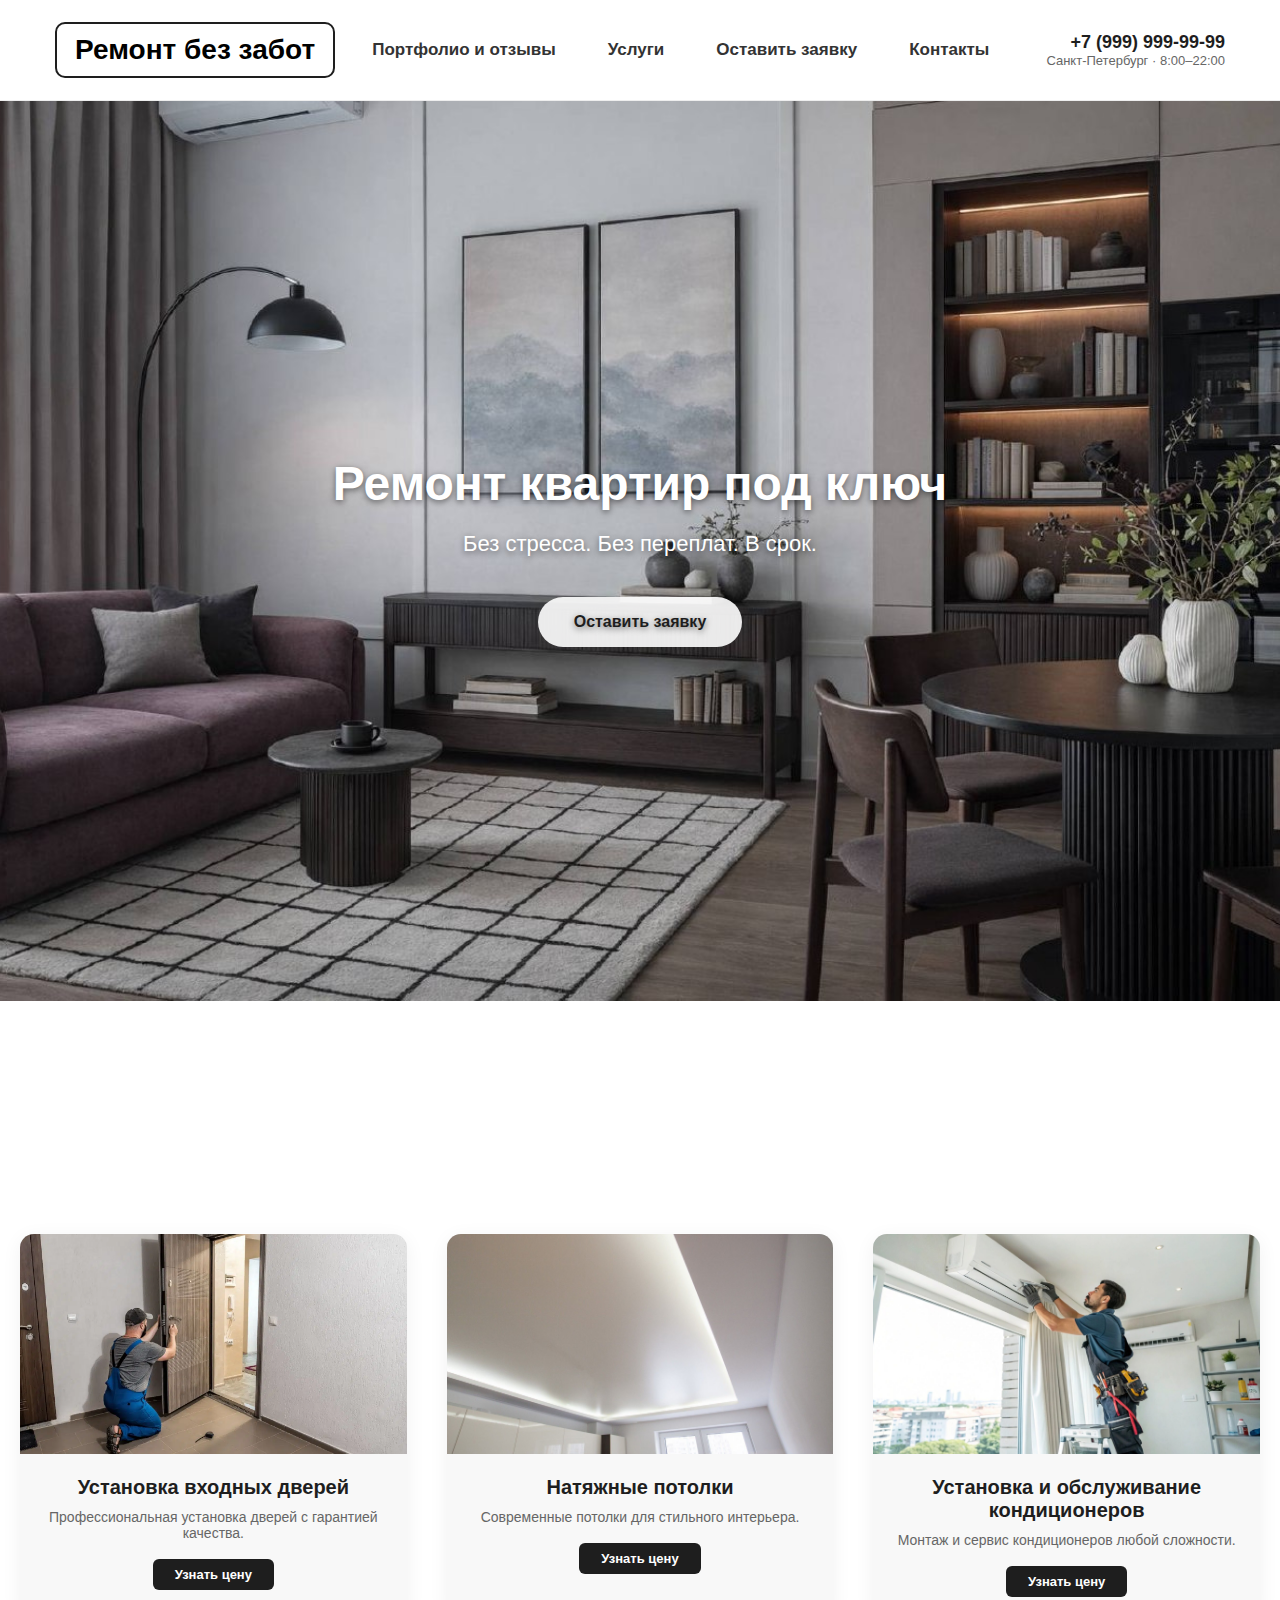
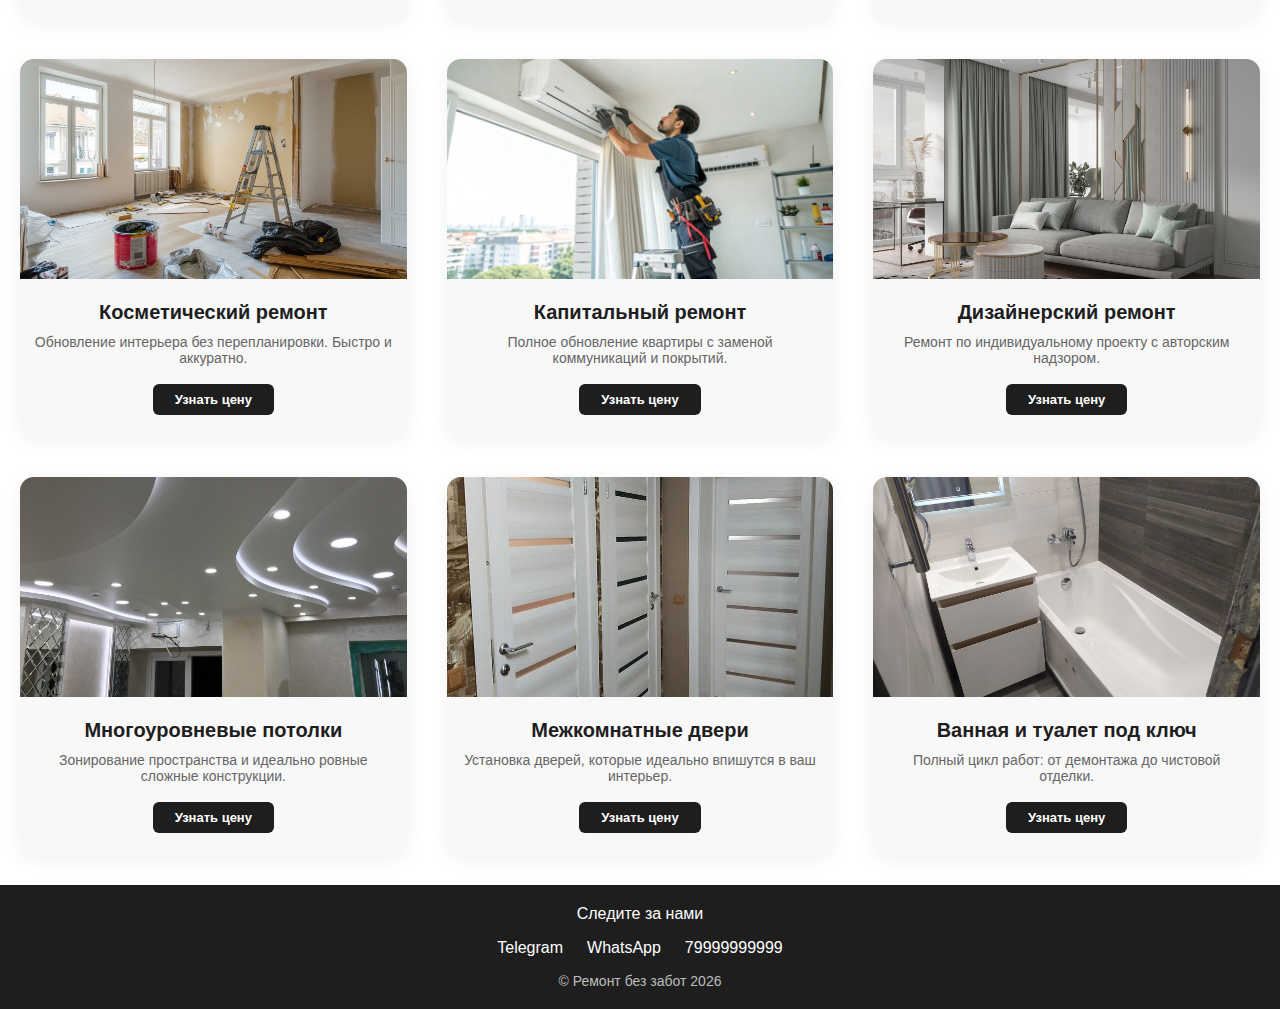
<file: index.html>
<!DOCTYPE html>
<html lang="ru">
<head>
    <meta charset="UTF-8">
    <title>Ремонт без забот — Ремонт квартир</title>
    <meta name="viewport" content="width=device-width, initial-scale=1.0">

    <link rel="stylesheet" href="style.css">
</head>
<body>

<header class="site-header">
    <div class="container header-inner">

        <a href="/index.html" class="logo">Ремонт без забот</a>

        <nav class="nav" id="nav">
    <a href="portfolio/index.html">Портфолио и отзывы</a>
    <a href="index.html#services">Услуги</a>
    <a href="master/index.html" class="nav-accent">Оставить заявку</a>
    <a href="contacts/index.html">Контакты</a> 
</nav>

<button class="burger" id="burger" aria-label="Открыть меню">
    <span></span>
    <span></span>
    <span></span>
</button>

        <div class="header-contacts">
            <a href="tel:+79999999999" class="phone">+7 (999) 999-99-99</a>
            <span class="info">Санкт-Петербург · 8:00–22:00</span>
        </div>

    </div>
</header>

<main>
    <section class="hero">
        <h1>Ремонт квартир под ключ</h1>
        <p>Без стресса. Без переплат. В срок.</p>

        <a href="master/index.html" class="hero-btn">
            Оставить заявку
        </a>
    </section>
</main>

<section class="white-section" id="services">
    <h2 class="fade-title">Полный перечень работ</h2>

    <div class="services-container">

        <div class="service-card fade-card">
            <img src="images/dveri.webp" alt="Установка дверей">
            <h3>Установка входных дверей</h3>
            <p>Профессиональная установка дверей с гарантией качества.</p>
            <a href="prices/prices.html" target="_blank" class="price-btn">Узнать цену</a>
        </div>

        <div class="service-card fade-card">
            <img src="images/potolok.jpg" alt="Натяжные потолки">
            <h3>Натяжные потолки</h3>
            <p>Современные потолки для стильного интерьера.</p>
            <a href="prices/prices.html" target="_blank" class="price-btn">Узнать цену</a>
        </div>

        <div class="service-card fade-card">
            <img src="images/kondey.jpg" alt="Кондиционеры">
            <h3>Установка и обслуживание кондиционеров</h3>
            <p>Монтаж и сервис кондиционеров любой сложности.</p>
            <a href="prices/prices.html" target="_blank" class="price-btn">Узнать цену</a>
        </div>

        <div class="service-card fade-card">
            <img src="images/kosmetik.png" alt="Косметический ремонт">
            <h3>Косметический ремонт</h3>
            <p>Обновление интерьера без перепланировки. Быстро и аккуратно.</p>
            <a href="prices/prices.html" target="_blank" class="price-btn">Узнать цену</a>
        </div>

        <div class="service-card fade-card">
            <img src="images/kondey.jpg" alt="Капитальный ремонт">
            <h3>Капитальный ремонт</h3>
            <p>Полное обновление квартиры с заменой коммуникаций и покрытий.</p>
            <a href="prices/prices.html" target="_blank" class="price-btn">Узнать цену</a>
        </div>

        <div class="service-card fade-card">
            <img src="images/dizayn.jpg" alt="Дизайнерский ремонт">
            <h3>Дизайнерский ремонт</h3>
            <p>Ремонт по индивидуальному проекту с авторским надзором.</p>
            <a href="prices/prices.html" target="_blank" class="price-btn">Узнать цену</a>
        </div>

        <div class="service-card fade-card">
            <img src="images/mnogourpotolok.jpg" alt="Многоуровневые потолки">
            <h3>Многоуровневые потолки</h3>
            <p>Зонирование пространства и идеально ровные сложные конструкции.</p>
            <a href="prices/prices.html" target="_blank" class="price-btn">Узнать цену</a>
        </div>

        <div class="service-card fade-card">
            <img src="images/megdveri.jpg" alt="Межкомнатные двери">
            <h3>Межкомнатные двери</h3>
            <p>Установка дверей, которые идеально впишутся в ваш интерьер.</p>
            <a href="prices/prices.html" target="_blank" class="price-btn">Узнать цену</a>
        </div>

        <div class="service-card fade-card">
            <img src="images/vanna.jpg" alt="Ванная и туалет под ключ">
            <h3>Ванная и туалет под ключ</h3>
            <p>Полный цикл работ: от демонтажа до чистовой отделки.</p>
            <a href="prices/prices.html" target="_blank" class="price-btn">Узнать цену</a>
        </div>

    </div>
</section>

<footer class="footer" id="contacts">
    <div class="container footer-inner">

        <div class="footer-title">
            Следите за нами
        </div>

        <div class="socials">
            <a href="#">Telegram</a>
            <a href="#">WhatsApp</a>
            <a href="#">79999999999</a>
        </div>

        <div class="footer-copy">
            © Ремонт без забот 2026
        </div>

    </div>
</footer>

<script>
function revealOnScroll() {
    const elements = document.querySelectorAll('.fade-title, .fade-card');
    const windowHeight = window.innerHeight;

    elements.forEach(el => {
        const elementTop = el.getBoundingClientRect().top;
        if (elementTop < windowHeight - 100) {
            el.classList.add('visible');
        }
    });
}
window.addEventListener('load', revealOnScroll);
window.addEventListener('scroll', revealOnScroll);
const burger = document.getElementById('burger');
const nav = document.getElementById('nav');

burger.addEventListener('click', () => {
    nav.classList.toggle('active');
});

nav.querySelectorAll('a').forEach(link => {
    link.addEventListener('click', () => {
        nav.classList.remove('active');
    });
});
</script>

</body>
</html>
</file>
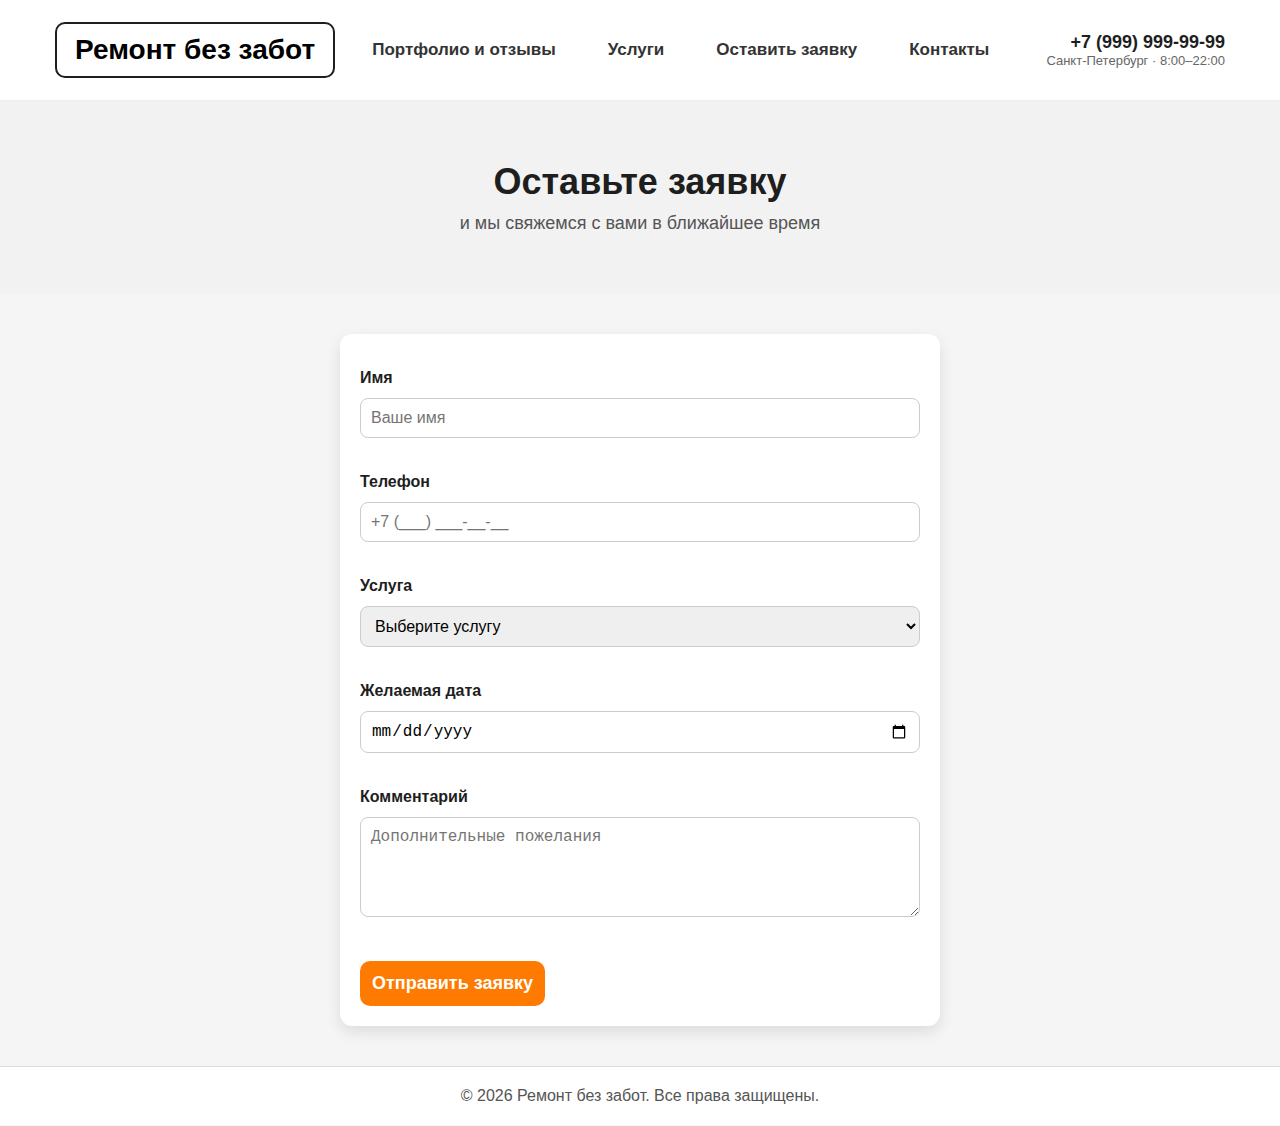
<file: master/index.html>
<!DOCTYPE html>
<html lang="ru">
<head>
    <meta charset="UTF-8">
    <title>Портфолио и отзывы</title>
    <meta name="viewport" content="width=device-width, initial-scale=1.0">

    <link rel="stylesheet" href="../style.css">
    <link rel="stylesheet" href="style.css">
</head>
<body>

<header class="site-header">
    <div class="container header-inner">

        <a href="../" class="logo">Ремонт без забот</a>

        <nav class="nav" id="nav">
    <a href="../portfolio/index.html">Портфолио и отзывы</a>
    <a href="../index.html#services">Услуги</a>
    <a href="../master/index.html" class="nav-accent">Оставить заявку</a>
    <a href="../contacts/index.html">Контакты</a> 
</nav>

<button class="burger" id="burger" aria-label="Открыть меню">
    <span></span>
    <span></span>
    <span></span>
</button>

        <div class="header-contacts">
            <a href="tel:+79999999999" class="phone">+7 (999) 999-99-99</a>
            <span class="info">Санкт-Петербург · 8:00–22:00</span>
        </div>

    </div>
</header>

    <section class="master-header">
        <h1>Оставьте заявку</h1>
        <p> и мы свяжемся с вами в ближайшее время</p>
    </section>

    <section class="master-form">
        <form id="orderForm">
            <label for="name">Имя</label>
            <input type="text" id="name" name="name" placeholder="Ваше имя" required>

            <label for="phone">Телефон</label>
            <input type="tel" id="phone" name="phone" placeholder="+7 (___) ___-__-__" required>

            <label for="service">Услуга</label>
            <select id="service" name="service" required>
                <option value="">Выберите услугу</option>
                <option value="remont_vannoy">Ванна-туалет под ключ</option>
                <option value="potolok">Натяжные потолки</option>
                <option value="kondey">Кондиционер</option>
                <option value="remont_komnat">Ремонт комнаты</option>
                <option value="remont_komnat">Установка дверей входные и межкомнатные</option>
            </select>

            <label for="date">Желаемая дата</label>
            <input type="date" id="date" name="date" required>

            <label for="comment">Комментарий</label>
            <textarea id="comment" name="comment" placeholder="Дополнительные пожелания"></textarea>

            <button type="submit" class="submit-btn">Отправить заявку</button>
        </form>
    </section>

    <footer>
        <p>&copy; 2026 Ремонт без забот. Все права защищены.</p>
    </footer>

<script>
const burger = document.getElementById('burger');
const nav = document.getElementById('nav');

burger.addEventListener('click', () => {
    nav.classList.toggle('active');
});

nav.querySelectorAll('a').forEach(link => {
    link.addEventListener('click', () => {
        nav.classList.remove('active');
    });
});

document.getElementById('orderForm').addEventListener('submit', function(e) {
    e.preventDefault();

    const name = document.getElementById('name').value;
    const phone = document.getElementById('phone').value;
    const service = document.getElementById('service').options[document.getElementById('service').selectedIndex].text;
    const date = document.getElementById('date').value;
    const comment = document.getElementById('comment').value;

    const text = `
Заявка с сайта «Ремонт без забот»
------------------------
Имя: ${name}
Телефон: ${phone}
Услуга: ${service}
Дата: ${date}
Комментарий: ${comment}
`;

    const telegramUrl = `https://t.me/Alex_Guru_07?text=${encodeURIComponent(text)}`;

    window.open(telegramUrl, '_blank');
});
</script>

</body>
</html>
</file>
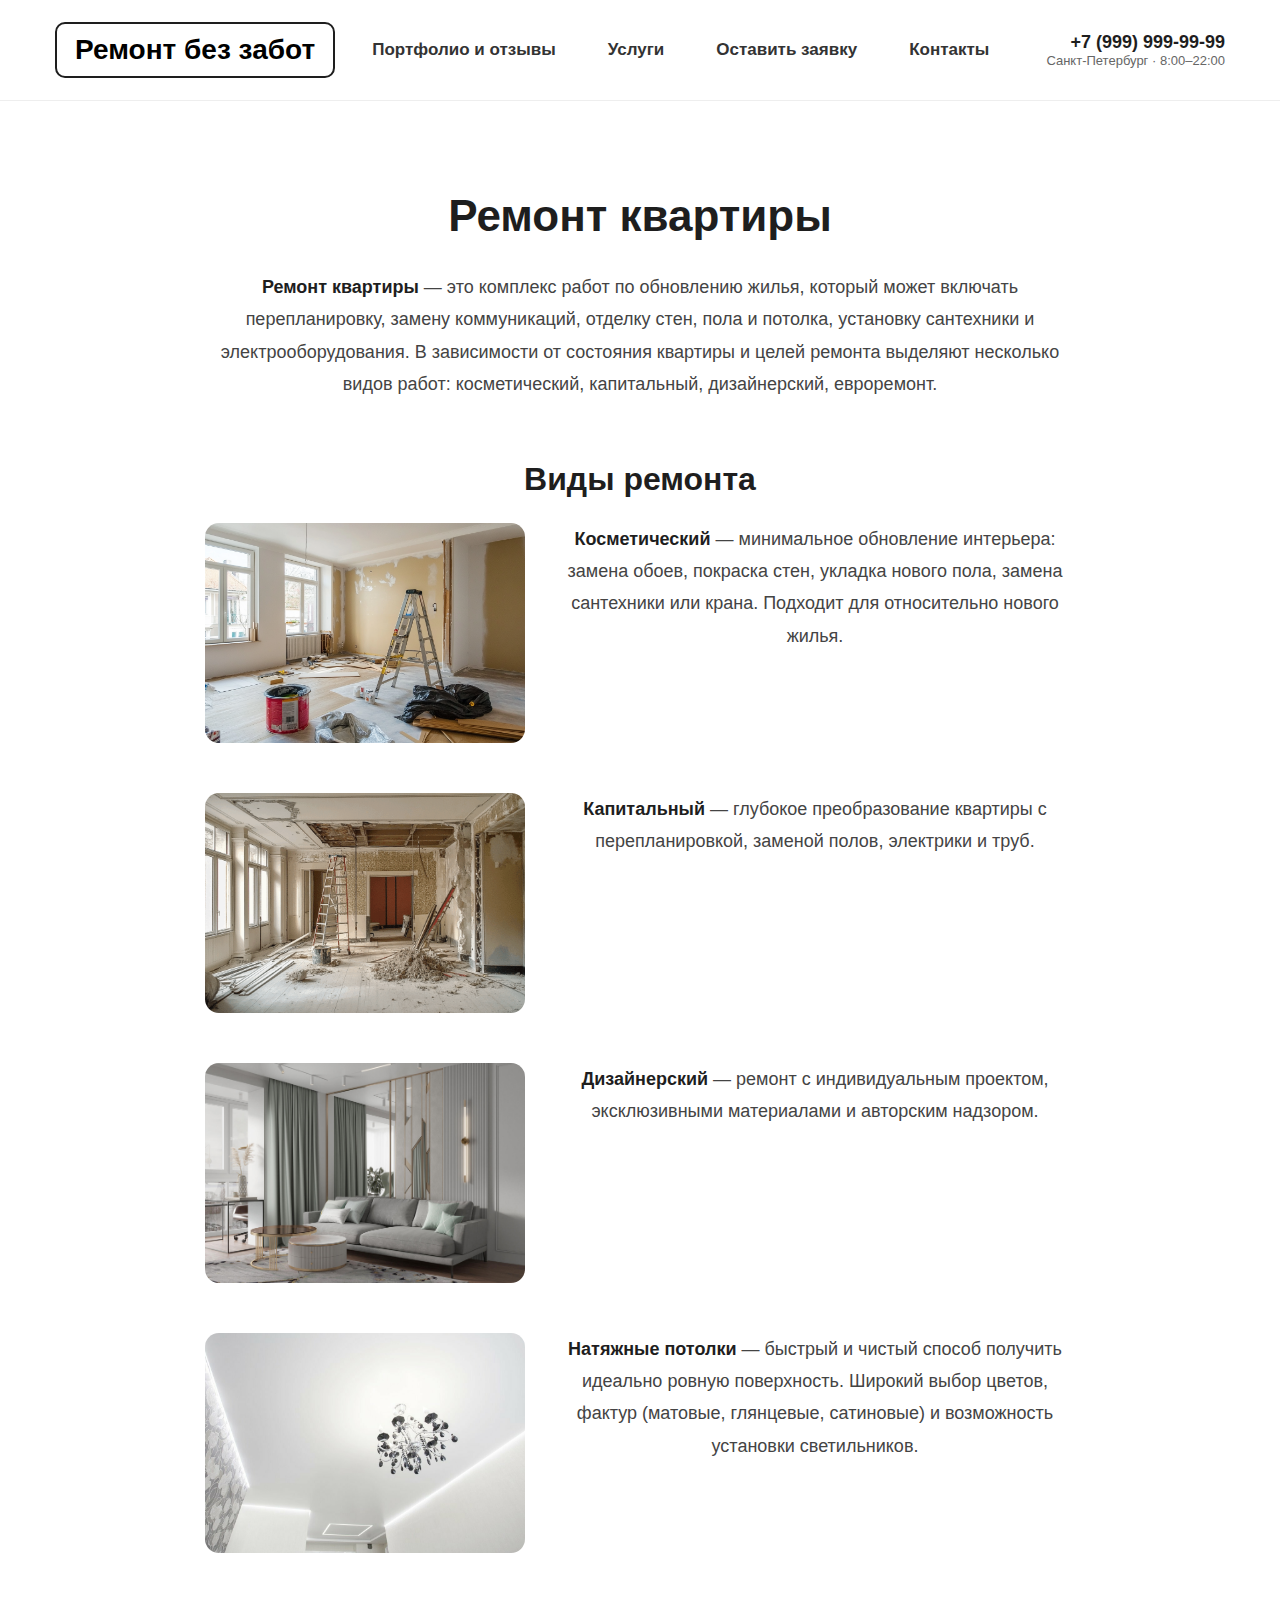
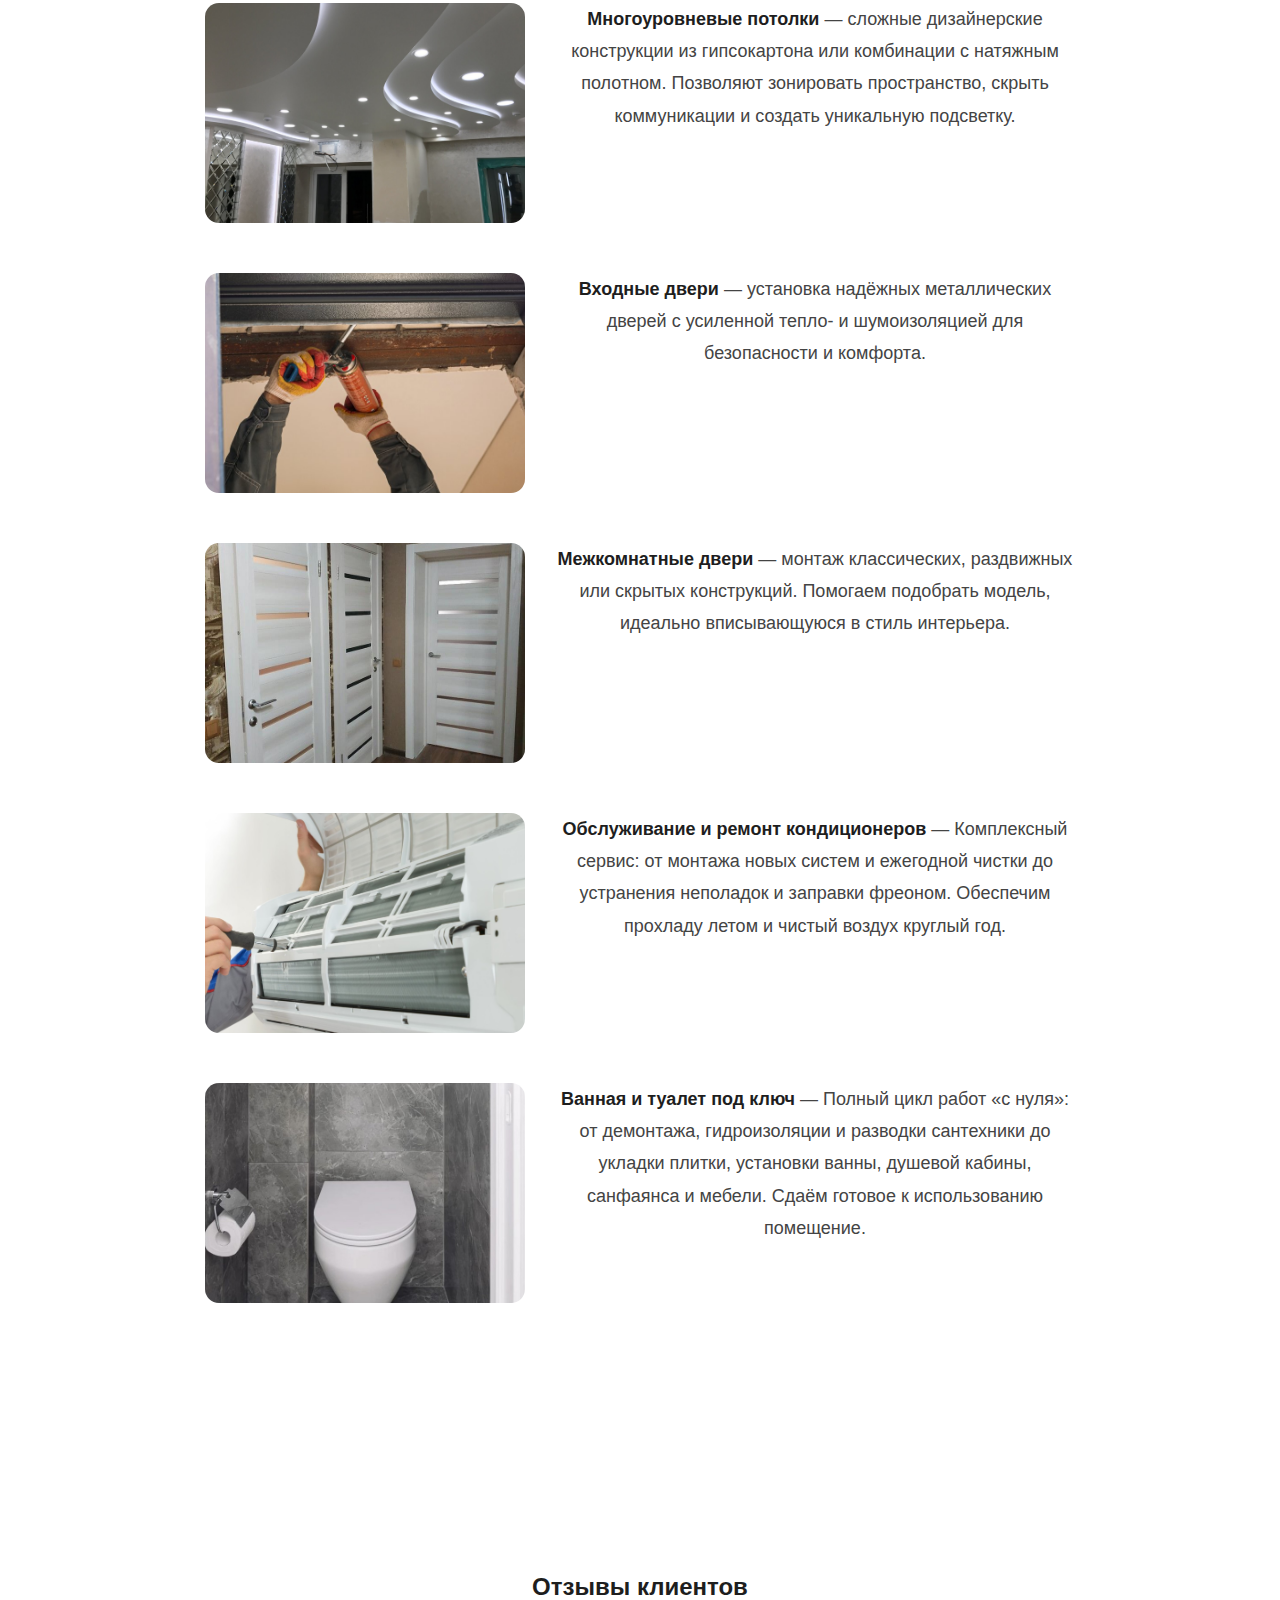
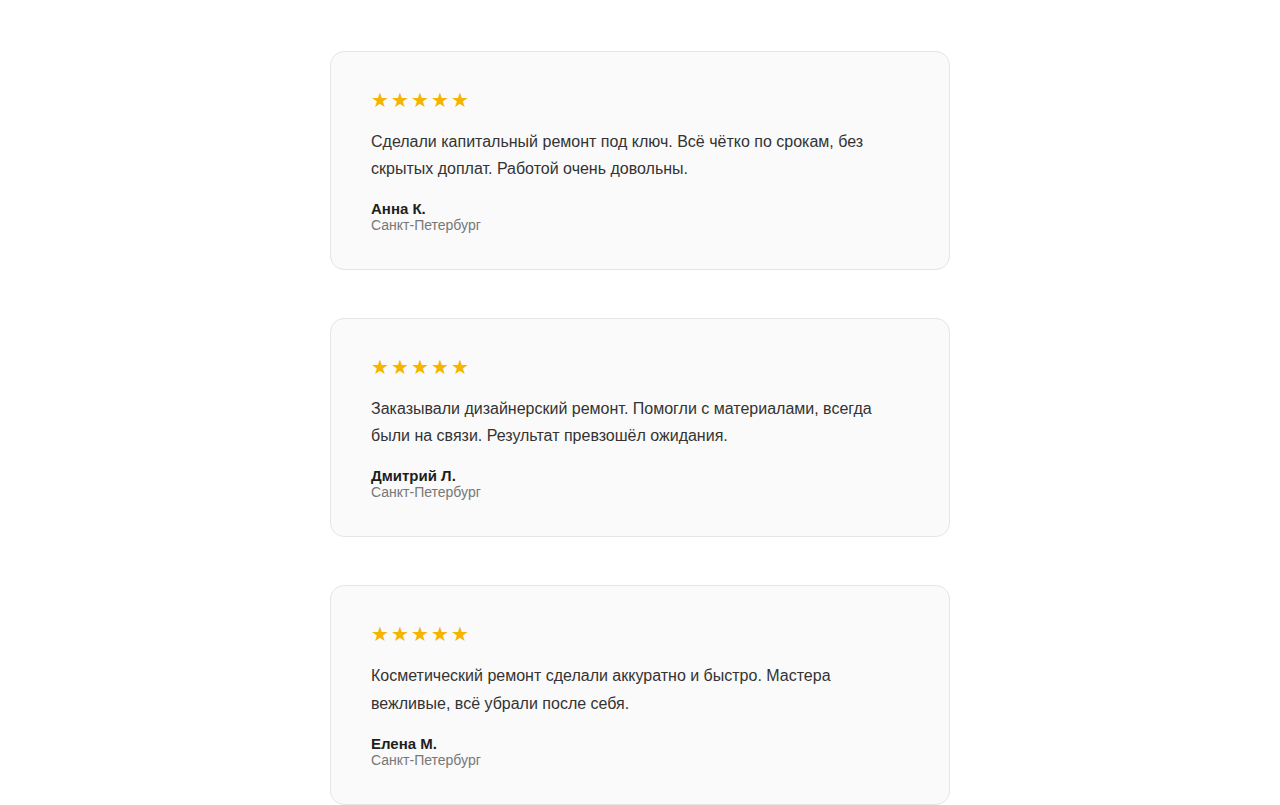
<file: portfolio/index.html>
<!DOCTYPE html>
<html lang="ru">
<head>
    <meta charset="UTF-8">
    <title>Портфолио и отзывы</title>
    <meta name="viewport" content="width=device-width, initial-scale=1.0">

    <link rel="stylesheet" href="../style.css">
    <link rel="stylesheet" href="portfolio.css">
</head>
<body>

<header class="site-header">
    <div class="container header-inner">

        <a href="../" class="logo">Ремонт без забот</a>

        <nav class="nav" id="nav">
    <a href="../portfolio/index.html">Портфолио и отзывы</a>
    <a href="../index.html#services">Услуги</a>
    <a href="../master/index.html" class="nav-accent">Оставить заявку</a>
    <a href="../contacts/index.html">Контакты</a> 
</nav>

<button class="burger" id="burger" aria-label="Открыть меню">
    <span></span>
    <span></span>
    <span></span>
</button>

        <div class="header-contacts">
            <a href="tel:+79999999999" class="phone">+7 (999) 999-99-99</a>
            <span class="info">Санкт-Петербург · 8:00–22:00</span>
        </div>

    </div>
</header>

<link rel="stylesheet" href="portfolio.css">
<main class="portfolio">
    <div class="container">
        <h1>Ремонт квартиры</h1>
        <p><span class="text-accent">Ремонт квартиры</span> — это комплекс работ по обновлению жилья, который может включать перепланировку, замену коммуникаций, отделку стен, пола и потолка, установку сантехники и электрооборудования. В зависимости от состояния квартиры и целей ремонта выделяют несколько видов работ: косметический, капитальный, дизайнерский, евроремонт.</p>

        <h2>Виды ремонта</h2>

<div class="service-item">
    <img src="../images/kosmetik.png" alt="Косметический ремонт">
    <p>
        <strong>Косметический</strong> — минимальное обновление интерьера: замена обоев,
        покраска стен, укладка нового пола, замена сантехники или крана.
        Подходит для относительно нового жилья.
    </p>
</div>

<div class="service-item">
    <img src="../images/kapitalremont.png" alt="Капитальный ремонт">
    <p>
        <strong>Капитальный</strong> — глубокое преобразование квартиры с перепланировкой,
        заменой полов, электрики и труб.
    </p>
</div>

<div class="service-item">
    <img src="../images/dizayn.jpg" alt="Дизайнерский ремонт">
    <p>
        <strong>Дизайнерский</strong> — ремонт с индивидуальным проектом,
        эксклюзивными материалами и авторским надзором.
    </p>
</div>

<div class="service-item">
    <img src="../images/potoloknat.jpg" alt="">
    <p>
        <strong>Натяжные потолки</strong> — быстрый и чистый способ получить идеально ровную поверхность. Широкий выбор цветов, фактур (матовые, глянцевые, сатиновые) и возможность установки светильников.
    </p>
</div>

<div class="service-item">
    <img src="../images/mnogourpotolok.jpg" alt="">
    <p>
        <strong>Многоуровневые потолки</strong> — сложные дизайнерские конструкции из гипсокартона или комбинации с натяжным полотном. Позволяют зонировать пространство, скрыть коммуникации и создать уникальную подсветку.
    </p>
</div>

<div class="service-item">
    <img src="../images/dveri.jpg" alt="">
    <p>
        <strong>Входные двери</strong> — установка надёжных металлических дверей с усиленной тепло- и шумоизоляцией для безопасности и комфорта.
    </p>
</div>
<div class="service-item">
    <img src="../images/megdveri.jpg" alt="">
    <p>
        <strong>Межкомнатные двери </strong> — монтаж классических, раздвижных или скрытых конструкций. Помогаем подобрать модель, идеально вписывающуюся в стиль интерьера.
    </p>
</div>

<div class="service-item">
    <img src="../images/kogey.jpg" alt="">
    <p>
        <strong>Обслуживание и ремонт кондиционеров</strong> — Комплексный сервис: от монтажа новых систем и ежегодной чистки до устранения неполадок и заправки фреоном. Обеспечим прохладу летом и чистый воздух круглый год.
    </p>
</div>

<div class="service-item">
    <img src="../images/tualet.jpg" alt="">
    <p>
        <strong>Ванная и туалет под ключ</strong> — Полный цикл работ «с нуля»: от демонтажа, гидроизоляции и разводки сантехники до укладки плитки, установки ванны, душевой кабины, санфаянса и мебели. Сдаём готовое к использованию помещение.
    </p>
</div>

</main>
<section class="reviews">
    <h2>Отзывы клиентов</h2>

    <div class="review-list">

        <div class="review-card">
            <div class="review-stars">★★★★★</div>
            <p class="review-text">
                Сделали капитальный ремонт под ключ. Всё чётко по срокам,
                без скрытых доплат. Работой очень довольны.
            </p>
            <div class="review-author">Анна К.</div>
            <div class="review-city">Санкт-Петербург</div>
        </div>

        <div class="review-card">
            <div class="review-stars">★★★★★</div>
            <p class="review-text">
                Заказывали дизайнерский ремонт. Помогли с материалами,
                всегда были на связи. Результат превзошёл ожидания.
            </p>
            <div class="review-author">Дмитрий Л.</div>
            <div class="review-city">Санкт-Петербург</div>
        </div>

        <div class="review-card">
            <div class="review-stars">★★★★★</div>
            <p class="review-text">
                Косметический ремонт сделали аккуратно и быстро.
                Мастера вежливые, всё убрали после себя.
            </p>
            <div class="review-author">Елена М.</div>
            <div class="review-city">Санкт-Петербург</div>
        </div>

    </div>
</section>
<script>
const burger = document.getElementById('burger');
const nav = document.getElementById('nav');

burger.addEventListener('click', () => {
    nav.classList.toggle('active');
});

nav.querySelectorAll('a').forEach(link => {
    link.addEventListener('click', () => {
        nav.classList.remove('active');
    });
});
</script>
</body>
</html>
</file>
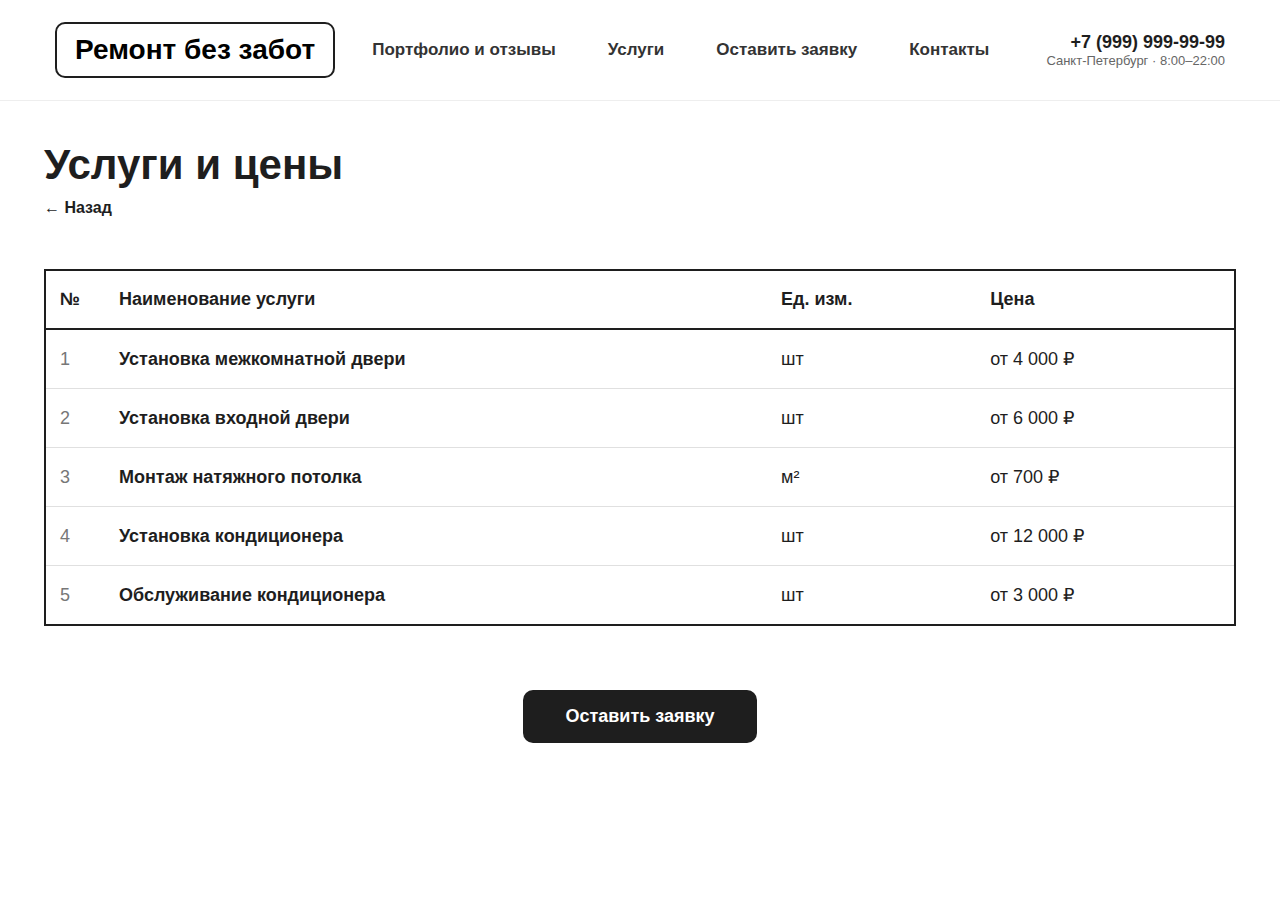
<file: prices/prices.html>
<!DOCTYPE html>
<html lang="ru">
<head>
    <meta charset="UTF-8">
    <title>Ремонт без забот — Ремонт квартир</title>
    <meta name="viewport" content="width=device-width, initial-scale=1.0">

    <link rel="stylesheet" href="../style.css">
    <link rel="stylesheet" href="prices.css">
</head>
<body>

<header class="site-header">
    <div class="container header-inner">

        <a href="../" class="logo">Ремонт без забот</a>

        <nav class="nav" id="nav">
    <a href="../portfolio/index.html">Портфолио и отзывы</a>
    <a href="../index.html#services">Услуги</a>
    <a href="../master/index.html" class="nav-accent">Оставить заявку</a>
    <a href="../contacts/index.html">Контакты</a> 
</nav>

<button class="burger" id="burger" aria-label="Открыть меню">
    <span></span>
    <span></span>
    <span></span>
</button>

        <div class="header-contacts">
            <a href="tel:+79999999999" class="phone">+7 (999) 999-99-99</a>
            <span class="info">Санкт-Петербург · 8:00–22:00</span>
        </div>

    </div>
</header>

<main class="prices-page">
    <div class="container">

        <h1 class="prices-title">Услуги и цены</h1>

        <a href="/index.html" class="back-link">
            ← Назад
        </a>

        <div class="prices-table-wrapper">
            <table class="prices-table">
                <thead>
                    <tr>
                        <th>№</th>
                        <th>Наименование услуги</th>
                        <th>Ед. изм.</th>
                        <th>Цена</th>
                    </tr>
                </thead>

                <tbody>
                    <tr>
                        <td>1</td>
                        <td class="service-name">Установка межкомнатной двери</td>
                        <td>шт</td>
                        <td>от 4 000 ₽</td>
                    </tr>
                    <tr>
                        <td>2</td>
                        <td class="service-name">Установка входной двери</td>
                        <td>шт</td>
                        <td>от 6 000 ₽</td>
                    </tr>
                    <tr>
                        <td>3</td>
                        <td class="service-name">Монтаж натяжного потолка</td>
                        <td>м²</td>
                        <td>от 700 ₽</td>
                    </tr>
                    <tr>
                        <td>4</td>
                        <td class="service-name">Установка кондиционера</td>
                        <td>шт</td>
                        <td>от 12 000 ₽</td>
                    </tr>
                    <tr>
                        <td>5</td>
                        <td class="service-name">Обслуживание кондиционера</td>
                        <td>шт</td>
                        <td>от 3 000 ₽</td>
                    </tr>
                </tbody>
            </table>
        </div>

    </div>
</main>

<div class="prices-cta">
    <a href="/master/" class="cta-btn">
        Оставить заявку
    </a>
</div>

<script>
const burger = document.getElementById('burger');
const nav = document.getElementById('nav');

burger.addEventListener('click', () => {
    nav.classList.toggle('active');
});

nav.querySelectorAll('a').forEach(link => {
    link.addEventListener('click', () => {
        nav.classList.remove('active');
    });
});
</script>

</body>
</html>
</file>
<file: style.css>
* {
    margin: 0;
    padding: 0;
    box-sizing: border-box;
}

html, body {
    height: 100%;
}

body {
    font-family: Arial, sans-serif;
    color: #1e1e1e;
    background-color: #ffffff;
}

a {
    text-decoration: none;
    color: inherit;
}

.container {
    max-width: 1240px;
    margin: 0 auto;
    padding: 0 24px;
}

.site-header {
    background-color: #ffffff;
    border-bottom: 1px solid #e5e5e5;
}

.header-inner {
    display: grid;
    grid-template-columns: auto 1fr auto;
    align-items: center;
    height: 100px;
}

.logo {
    font-size: 28px;
    font-weight: 800;
    padding: 10px 18px;
    border: 2px solid #1e1e1e;
    border-radius: 10px;
    transition: 0.3s ease;
}

.logo:hover {
    box-shadow: 0 6px 18px rgba(0,0,0,0.15);
    transform: translateY(-2px);
}

.nav {
    display: flex;
    justify-content: center;
    gap: 32px;
}

.nav a {
    font-size: 17px;
    font-weight: 600;
    position: relative;
}

.nav a::after {
    content: "";
    position: absolute;
    left: 0;
    bottom: -6px;
    width: 0;
    height: 2px;
    background-color: #1e1e1e;
    transition: width 0.3s ease;
}

.nav a:hover::after {
    width: 100%;
}

.nav-accent {
    font-weight: 700;
}

.header-contacts {
    text-align: right;
    font-size: 13px;
}

.phone {
    font-size: 18px;
    font-weight: 700;
    display: block;
}

.info {
    color: #666;
}

main {
    min-height: 100vh;
    background: url("images/photo_5431461277009120919_y.jpg") no-repeat center / cover;
    display: flex;
    align-items: center;
    justify-content: center;
    color: #ffffff;
    text-shadow: 0 2px 6px rgba(0,0,0,0.5);
}

.hero {
    text-align: center;
    max-width: 800px;
    padding: 60px 20px;
}

.hero h1 {
    font-size: 48px;
    margin-bottom: 20px;
}

.hero p {
    font-size: 22px;
}

.hero-btn {
    display: inline-block;
    margin-top: 40px;
    padding: 16px 36px;
    border-radius: 40px;
    background-color: rgba(255,255,255,0.9);
    color: #1e1e1e;
    font-weight: 600;
    transition: 0.4s ease;
}

.hero-btn:hover {
    background-color: #ffffff;
    transform: translateY(-2px);
}

.white-section {
    padding: 80px 20px;
    text-align: center;
}

.fade-title {
    font-size: 38px;
    font-weight: 700;
    margin-bottom: 60px;
    opacity: 0;
    transform: translateY(30px);
    transition: 1s ease;
}

.services-container {
    display: grid;
    grid-template-columns: repeat(3, 1fr);
    gap: 40px;
    max-width: 1280px;
    margin: 0 auto;
}

.service-card {
    background-color: #f8f8f8;
    border-radius: 14px;
    overflow: hidden;
    box-shadow: 0 4px 20px rgba(0,0,0,0.06);
    text-align: center;
    opacity: 1;
    transform: translateY(50px);
    transition: 0.8s ease;
}

.service-card img {
    width: 100%;
    height: 220px;
    object-fit: cover;
}

.service-card h3 {
    font-size: 20px;
    margin: 18px 0 10px;
    font-weight: 600;
}

.service-card p {
    font-size: 14px;
    color: #666;
    padding: 0 14px 18px;
}

.price-btn {
    display: inline-block;
    margin-bottom: 22px;
    padding: 8px 22px;
    background-color: #1e1e1e;
    color: #ffffff;
    border-radius: 6px;
    font-size: 13px;
    font-weight: 600;
    transition: 0.3s ease;
}

.price-btn:hover {
    transform: translateY(-2px);
    box-shadow: 0 6px 18px rgba(0,0,0,0.2);
}

.service-card:hover {
    transform: translateY(-8px) scale(1.03);
    box-shadow: 0 10px 30px rgba(0,0,0,0.15);
}

.visible {
    opacity: 1;
    transform: translateY(0);
}

@media (max-width: 1100px) {
    .services-container {
        grid-template-columns: repeat(2, 1fr);
    }
}

@media (max-width: 600px) {
    .services-container {
        grid-template-columns: 1fr;
    }

    .hero h1 {
        font-size: 34px;
    }
}

.footer {
    background-color: #1e1e1e;
    color: #ffffff;
}

.footer-inner {
    padding: 30px 20px;
    text-align: center;
}

.socials {
    display: flex;
    justify-content: center;
    gap: 24px;
    margin: 16px 0;
}

.socials a {
    position: relative;
}

.socials a::after {
    content: "";
    position: absolute;
    left: 0;
    bottom: -6px;
    width: 0;
    height: 1px;
    background-color: #ffffff;
    transition: 0.3s ease;
}

.socials a:hover::after {
    width: 100%;
}

.footer-copy {
    font-size: 14px;
    color: #bdbdbd;
}

body {
    margin: 0;
    font-family: Arial, sans-serif;
}

.container {
    max-width: 1200px;
    margin: 0 auto;
    padding: 0 15px;
}

.site-header {
    background: #fff;
    border-bottom: 1px solid #eee;
}

.logo {
    font-weight: bold;
    text-decoration: none;
    color: #000;
}

.nav a {
    margin-right: 20px;
    text-decoration: none;
    color: #333;
}

footer {
    text-align: center;
    padding: 20px;
    background: #f5f5f5;
}

html {
    overflow-y: scroll;
}

.burger {
    display: none;
    background: none;
    border: none;
    cursor: pointer;
    width: 28px;
    height: 22px;
    position: relative;
}

.burger span {
    position: absolute;
    left: 0;
    width: 100%;
    height: 3px;
    background: #000;
    transition: 0.3s;
}

.burger span:nth-child(1) { top: 0; }
.burger span:nth-child(2) { top: 9px; }
.burger span:nth-child(3) { top: 18px; }

@media (max-width: 768px) {

    .header-inner {
        justify-content: space-between;
    }

    .nav {
        position: absolute;
        top: 100%;
        left: 0;
        right: 0;
        background: #fff;
        flex-direction: column;
        gap: 0;
        display: none;
        box-shadow: 0 10px 30px rgba(0,0,0,0.08);
    }

    .nav a {
        padding: 16px;
        border-bottom: 1px solid #eee;
    }

    .nav.active {
        display: flex;
    }

    .header-contacts {
        display: none;
    }

    .burger {
        display: block;
    }
}
@media (max-width: 768px) {

}

.header-inner {
    display: flex;
    align-items: center;
    justify-content: space-between;
}

.burger {
    display: none;
    flex-direction: column;
    gap: 5px;
    background: none;
    border: none;
    cursor: pointer;
}

.burger span {
    width: 25px;
    height: 3px;
    background: #000;
    display: block;
}

@media (max-width: 768px) {

    .burger {
        display: flex;
    }

    .nav {
        position: absolute;
        top: 70px;
        right: 0;
        background: #fff;
        width: 100%;
        flex-direction: column;
        display: none;
        padding: 20px;
        box-shadow: 0 10px 30px rgba(0,0,0,.1);
    }

    .nav.active {
        display: flex;
    }

    .nav a {
        padding: 10px 0;
        font-size: 18px;
    }

    .header-contacts {
        display: none;
    }
}

.header-right {
    display: flex;
    align-items: center;
}.burger {
    margin-left: auto;
}
</file>
<file: master/style.css>
body {
    margin: 0;
    font-family: 'Arial', sans-serif;
    background-color: #f5f5f5;
    color: #1e1e1e;
}

.master-header {
    text-align: center;
    padding: 50px 20px 20px;
}

.master-header h1 {
    font-size: 36px;
    margin-bottom: 10px;
}

.master-header p {
    font-size: 18px;
    color: #555555;
}

.master-form {
    max-width: 600px;
    margin: 0 auto 60px;
    padding: 20px;
    background-color: #ffffff;
    border-radius: 12px;
    box-shadow: 0 6px 15px rgba(0,0,0,0.1);
}

.master-form label {
    display: block;
    margin-bottom: 6px;
    font-weight: 600;
}

.master-form input,
.master-form select,
.master-form textarea {
    width: 100%;
    padding: 12px;
    margin-bottom: 20px;
    border: 1px solid #ccc;
    border-radius: 8px;
    font-size: 16px;
    box-sizing: border-box;
}

.master-form textarea {
    resize: vertical;
    min-height: 100px;
}

.submit-btn {
    display: inline-block;
    padding: 16px 40px;
    font-size: 18px;
    font-weight: 700;
    color: #ffffff;
    background-color: #1e1e1e;
    border: none;
    border-radius: 10px;
    cursor: pointer;
    transition: all 0.3s ease;
}

.submit-btn:hover {
    background-color: #000000;
    transform: translateY(-2px);
    box-shadow: 0 8px 20px rgba(0,0,0,0.2);
}

footer {
    text-align: center;
    padding: 20px;
    background-color: #ffffff;
    border-top: 1px solid #ddd;
    color: #555555;
}

.master-header {
    background: #f2f2f2;
    padding: 60px 20px;
    text-align: center;
}

.master-header h1 {
    margin-bottom: 10px;
}

.master-form {
    max-width: 600px;
    margin: 40px auto;
}

.master-form label {
    display: block;
    margin-top: 15px;
}

.master-form input,
.master-form select,
.master-form textarea {
    width: 100%;
    padding: 10px;
    margin-top: 5px;
}

.submit-btn {
    margin-top: 20px;
    padding: 12px;
    background: #ff7a00;
    border: none;
    color: #fff;
    cursor: pointer;
}
</file>
<file: portfolio/portfolio.css>
.portfolio {
    background-color: #ffffff;
    background-image: none !important;
    padding: 90px 0 100px;
    text-align: center;
}

.portfolio .container {
    max-width: 900px;
    margin: 0 auto;
}

.portfolio h1 {
    font-size: 44px;
    font-weight: 600;
    margin-bottom: 30px;
    color: #1e1e1e;
    font-family: Arial, Helvetica, sans-serif;
}

.portfolio h2 {
    font-size: 32px;
    font-weight: 600;
    margin: 60px 0 25px;
    color: #1e1e1e;
    font-family: Arial, Helvetica, sans-serif;
}

.portfolio p {
    font-size: 18px;
    line-height: 1.8;
    margin-bottom: 20px;
    color: #444;
    font-family: Arial, Helvetica, sans-serif;
}

.reviews {
    margin-top: 100px;
    text-align: center;
}

.reviews h2 {
    margin-bottom: 60px;
}

.review-list {
    display: flex;
    flex-direction: column;
    align-items: center;
    gap: 40px;
}

.review-card {
    width: 100%;
    max-width: 620px; 
    padding: 36px 40px;
    background-color: #fafafa;
    border: 1px solid #e5e5e5;
    border-radius: 14px;
    box-sizing: border-box;
    text-align: left;
}

.review-stars {
    font-size: 20px;
    color: #f5b400;
    margin-bottom: 16px;
    letter-spacing: 2px;
}

.review-text {
    font-size: 16px;
    line-height: 1.7;
    margin-bottom: 18px;
    color: #333;
}

.review-author {
    font-size: 15px;
    font-weight: 600;
    color: #1e1e1e;
}

.review-city {
    font-size: 14px;
    color: #777;
}

.portfolio h1,
.portfolio h2 {
    font-family: Arial, Helvetica, sans-serif;
    font-weight: 600;
    text-shadow: none;
}

.portfolio p {
    font-family: Arial, Helvetica, sans-serif;
    font-weight: 400;
    text-shadow: none;
}

.portfolio strong {
    font-weight: 600;
    color: #1e1e1e;
}

.text-accent {
    font-weight: 600;
    color: #1e1e1e;
}
.reviews {
    margin-top: 120px;
}

.reviews h2 {
    margin-bottom: 50px;
}

.review-list {
    display: flex;
    flex-direction: column;
    align-items: center;
    gap: 48px;
}

.service-item {
    display: flex;
    align-items: flex-start;
    gap: 30px;
    margin-bottom: 50px;
}

.service-item img {
    width: 320px;
    height: 220px;
    object-fit: cover;
    border-radius: 14px;
    flex-shrink: 0;
}

.service-item p {
    margin: 0;
}

@media (max-width: 768px) {
    .service-item {
        flex-direction: column;
        align-items: center;
        text-align: center;
        gap: 20px;
    }

    .service-item img {
        width: 100%;
        max-width: 420px;
        height: 260px;
    }
}
</file>
<file: prices/prices.css>
* {
    margin: 0;
    padding: 0;
    box-sizing: border-box;
}

body {
    font-family: Arial, sans-serif;
    background-color: #ffffff;
    color: #1e1e1e;
}

.prices-logo {
    font-size: 32px;
    font-weight: 800;
    color: #1e1e1e;
    text-decoration: none;
    white-space: nowrap;

    padding: 10px 18px;
    border: 2px solid #1e1e1e;
    border-radius: 10px;

    margin-left: -8px;
}

.prices-nav {
    display: flex;
    justify-content: center;
    gap: 32px;
}

.prices-nav a {
    font-size: 16px;
    font-weight: 600;
    color: #1e1e1e;
    text-decoration: none;
    position: relative;
}

.prices-nav a::after {
    content: "";
    position: absolute;
    left: 0;
    bottom: -6px;
    width: 0;
    height: 1px;
    background-color: #1e1e1e;
    transition: width 0.3s ease;
}

.prices-nav a:hover::after {
    width: 100%;
}

.prices-contacts {
    text-align: right;
    font-size: 13px;
    line-height: 1.4;
}

.prices-phone {
    display: block;
    font-weight: 700;
    margin-bottom: 4px;
    color: #1e1e1e;
    text-decoration: none;
}

.prices-page {
    background: none !important;
    background-color: #ffffff;
    display: block;
    min-height: auto;
    color: #1e1e1e;
}

.prices-page .container {
    max-width: 1240px;
    margin: 0 auto;
    padding: 40px 24px 40px;
}

.prices-title {
    font-size: 42px;
    font-weight: 800;
    margin-bottom: 10px;
}

.back-link {
    display: inline-block;
    font-size: 16px;
    font-weight: 600;
    color: #1e1e1e;
    text-decoration: none;
    border-bottom: 2px solid transparent;
    transition: border-color 0.3s ease;
    margin-bottom: 50px;
}

.back-link:hover {
    border-color: #1e1e1e;
}

.prices-table-wrapper {
    overflow-x: auto;
}

.prices-table {
    width: 100%;
    border-collapse: collapse;
    font-size: 18px;
    border: 2px solid #1e1e1e;
}

.prices-table thead th {
    padding: 18px 14px;
    font-weight: 700;
    text-align: left;
    border-bottom: 2px solid #1e1e1e;
}

.prices-table tbody td {
    padding: 18px 14px;
    border-bottom: 1px solid #e0e0e0;
}

.prices-table tbody tr:last-child td {
    border-bottom: none;
}

.service-name {
    font-weight: 700;
}

.prices-table td:first-child {
    width: 60px;
    color: #777;
}
.prices-cta {
    margin-top: 24px;
    text-align: center;
}

.cta-btn {
    display: inline-block;
    padding: 16px 42px;
    font-size: 18px;
    font-weight: 700;
    color: #ffffff;
    background-color: #1e1e1e;
    border-radius: 10px;
    text-decoration: none;
    transition: all 0.3s ease;
}

.cta-btn:hover {
    background-color: #000000;
    transform: translateY(-2px);
    box-shadow: 0 8px 20px rgba(0,0,0,0.2);
}
.prices-page,
.prices-page * {
    text-shadow: none !important;
}
</file>
